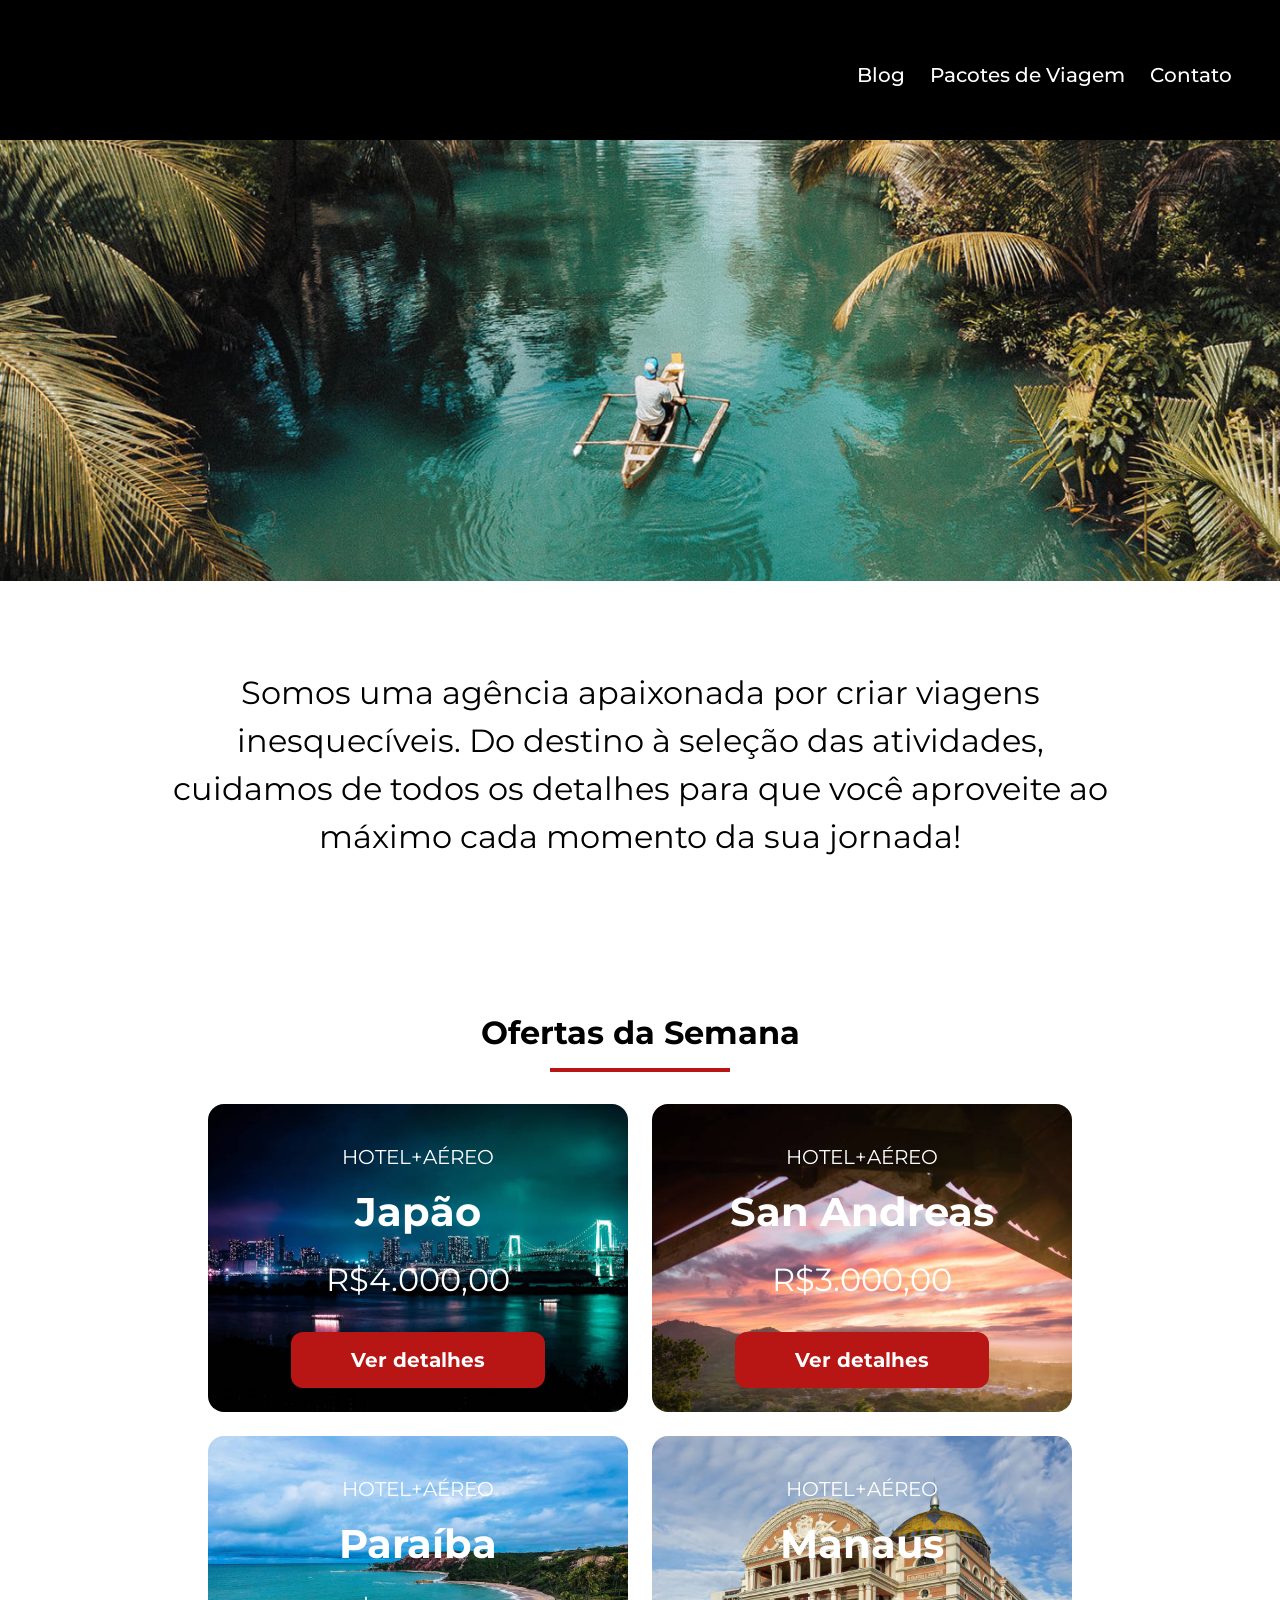
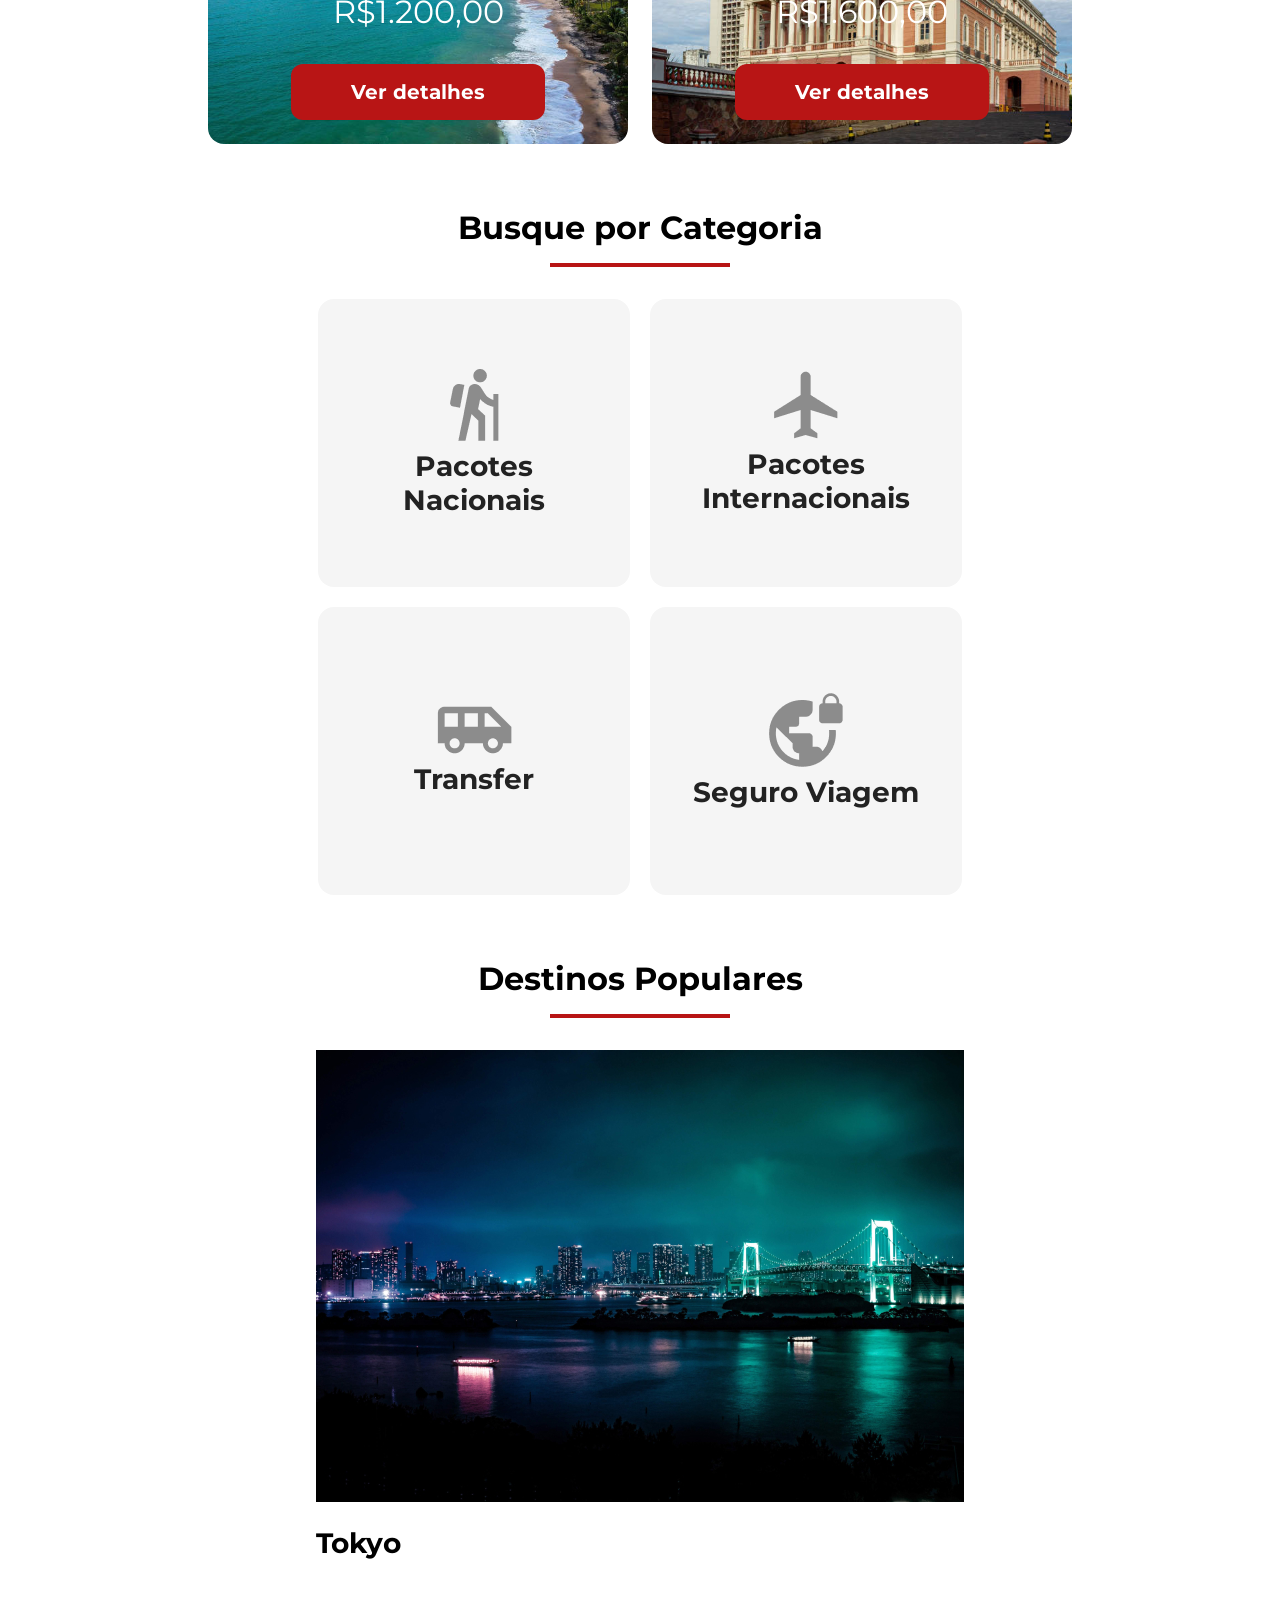
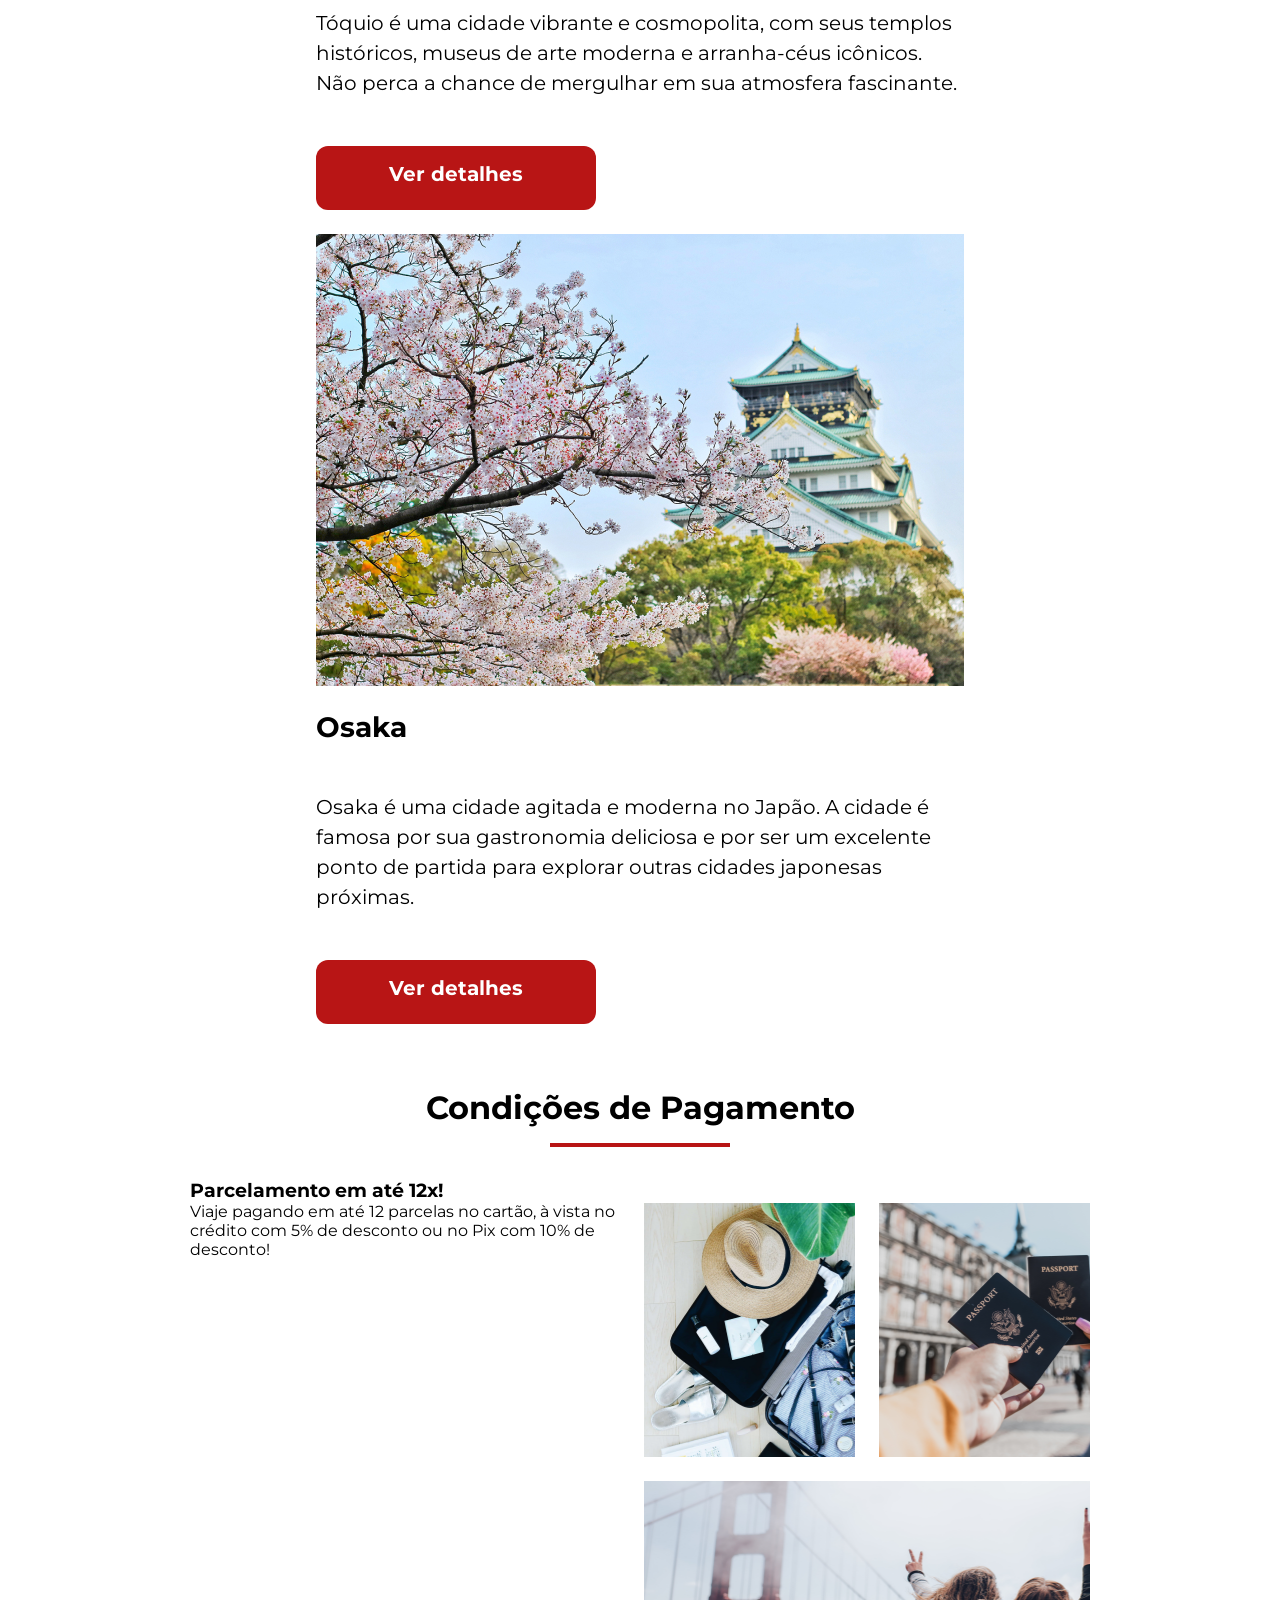
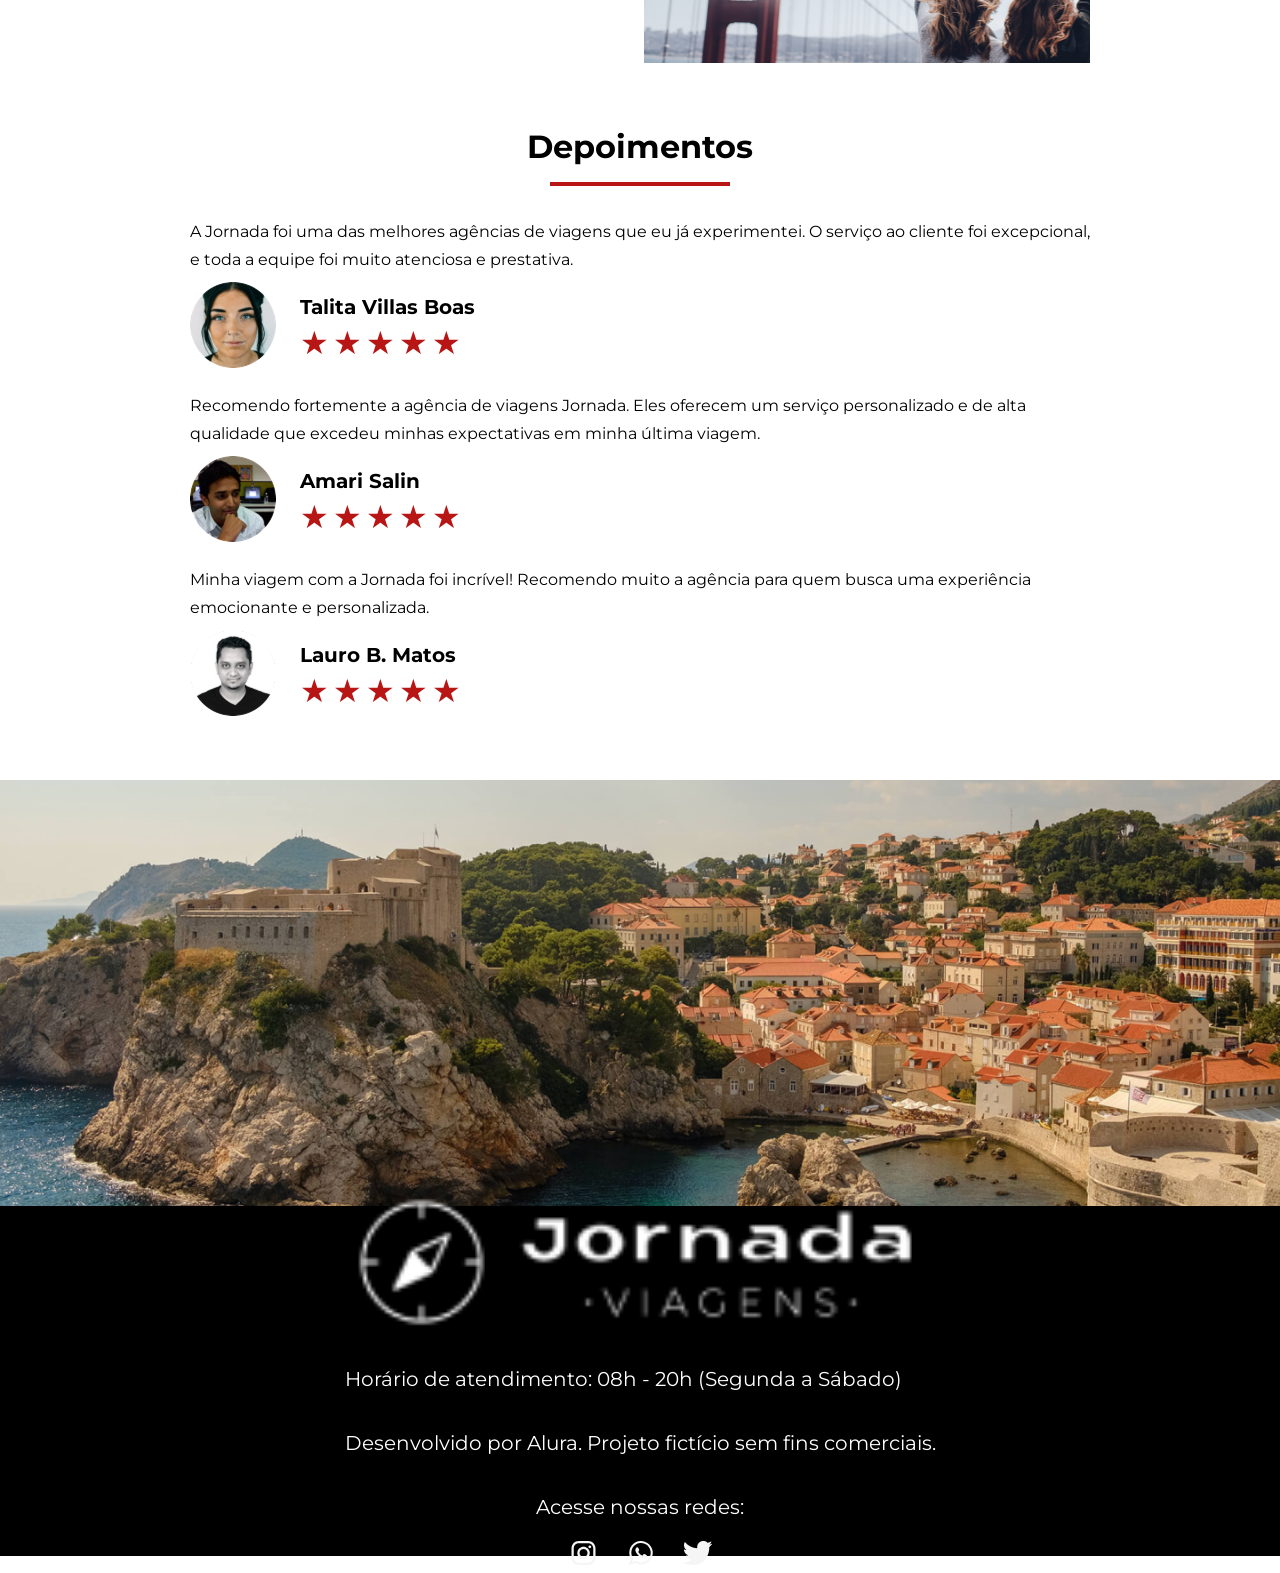
<file: index.html>
<!doctype html>
<html lang="en">

<head>
  <meta charset="UTF-8" />
  <meta name="viewport" content="width=device-width, initial-scale=1.0" />
  <meta name="description" content="Jornada Viagens, uma agência apaixonada por criar viagens inesquecíveis">

  <meta name="og:title" content="Jornada Viagens">
  <meta name="og:description" content="Jornada Viagens, uma agência apaixonada por criar viagens inesquecíveis">
  <meta name="og:image" content="https://github.com/douglassilvaido/jornada-viagens/blob/main/img/logo-footer.png">
  <meta name="og:type" content="website">
  <meta name="og:url" content="https://github.com/douglassilvaido/jornada-viagens">

  <link rel="preconnect" href="https://fonts.googleapis.com" />
  <link rel="preconnect" href="https://fonts.gstatic.com" crossorigin />
  <link href="https://fonts.googleapis.com/css2?family=Montserrat:ital,wght@0,100..900;1,100..900&display=swap"
    rel="stylesheet" />

    <link rel="shortcut icon" href="favico.svg" type="xml/svg">
  <link rel="stylesheet" href="./CSS/styles.css" />
  <link rel="stylesheet" href="./CSS/global.css" />
  <title>Jornada Viagens</title>
</head>

<body>
  <header>
    <a href="index.html" class="logo">
      <img class="logo-mobile" src="img/bussola-jornada-branco.png"
        alt="Bussola da logo Jornada Viagens na cor branca" />

      <img class="logo-desktop" src="img/bussola-texto-jornada-branco.png"
        alt="Bussola da logo Jornada Viagens na cor branca" />
    </a>
    <div class="navigation-menu">
      <label for="menu">
        <img src="img/menu.png" alt="menu" />
      </label>

      <input type="checkbox" id="menu" hidden />

      <nav>
        <ul class="list-links">
          <li>
            <a href="blog.html" target="_blank" title="Acessar o blog">Blog</a>
          </li>
          <li>
            <a href="pacotes.html" target="_blank" title="Acessar os pacotes de viagem">Pacotes de Viagem</a>
          </li>
          <li>
            <a href="contato.html" target="_blank" title="Acessar a pagina de contato">Contato</a>
          </li>
        </ul>
      </nav>
    </div>
  </header>

  <section class="hero">
    <div class="hero-img"></div>
    <h2>Somos uma agência apaixonada por criar viagens inesquecíveis. Do destino
      à seleção das atividades, cuidamos de todos os detalhes para que você
      aproveite ao máximo cada momento da sua jornada!</h2>
  </section>

  <section class="offers">
    <div class="section-title">
      <h2> Ofertas da Semana</h2>
      <hr>
    </div>
    <div class="offers-cards">
      <article class="card japao">
        <div class="header-card">
          <p>HOTEL+AÉREO</p>
          <h3>Japão</h3>
        </div>
        <div class="price-card">
          <span>R$4.000,00 </span>
        </div>
        <div class="footer-card">
          <a class="button" href="./dest-japan/index.html" target="_blank">Ver detalhes</a>
        </div>
      </article>

      <article class="card san-andreas">
        <div class="header-card">
          <p>HOTEL+AÉREO</p>
          <h3>San Andreas</h3>
        </div>
        <div class="price-card">
          <span>R$3.000,00 </span>
        </div>
        <div class="footer-card">
          <a class="button" href="#" target="_blank">Ver detalhes</a>
        </div>
      </article>

      <article class="card paraiba">
        <div class="header-card">
          <p>HOTEL+AÉREO</p>
          <h3>Paraíba</h3>
        </div>
        <div class="price-card">
          <span>R$1.200,00 </span>
        </div>
        <div class="footer-card">
          <a class="button" href="#" target="_blank">Ver detalhes</a>
        </div>
      </article>

      <article class="card manaus">
        <div class="header-card">
          <p>HOTEL+AÉREO</p>
          <h3>Manaus</h3>
        </div>
        <div class="price-card">
          <span>R$1.600,00 </span>
        </div>
        <div class="footer-card">
          <a class="button" href="#" target="_blank">Ver detalhes</a>
        </div>
      </article>
    </div>
  </section>

  <section class="search-category">
    <div class="section-title">
      <h2>Busque por Categoria</h2>
      <hr>
    </div>
    <div class="categories-cards">

      <a class="category-card" href="" target="_blank" title="Pacotes Nacionais">
        <img src="./img/icone-caminhada.png" alt="Imagem de uma pessoa caminhando">
        <h3>Pacotes <br> Nacionais</h3>
      </a>

      <a class="category-card" href="" target="_blank" title="Pacotes Internacionais">
        <img src="./img/icone-aviao.png" alt="Imagem de avião">
        <h3>Pacotes <br> Internacionais</h3>
      </a>

      <a class="category-card" href="" target="_blank" title="Transfer">
        <img src="./img/icone-onibus.png" alt="Imagem de um onibus">
        <h3>Transfer</h3>
      </a>

      <a class="category-card" href="" target="_blank" title="Seguro Viagem">
        <img src="./img/icone-planeta.png" alt="Imagem de um planeta">
        <h3>Seguro Viagem</h3>
      </a>

    </div>
  </section>

  <section class="destinations">
    <div class="section-title">
      <h2>Destinos Populares</h2>
      <hr>
    </div>
    <div class="destinations-items">
      <article class="item tokyo">
        <div class="header-item">
          <div class="img-item"></div>
          <h3>Tokyo</h3>
        </div>
        <p>Tóquio é uma cidade vibrante e cosmopolita, com seus templos
          históricos, museus de arte moderna e arranha-céus icônicos. Não
          perca a chance de mergulhar em sua atmosfera fascinante.
        </p>
        <div class="footer-item">
          <a class="button" href="#" target="_blank" title="Veja mais detalhes do destino Tokyo">Ver detalhes</a>
        </div>
      </article>
      <article class="item osaka">
        <div class="header-item">
          <div class="img-item"></div>
          <h3>Osaka</h3>
        </div>
        <p>Osaka é uma cidade agitada e moderna no Japão. A cidade é famosa
          por sua gastronomia deliciosa e por ser um excelente ponto de
          partida para explorar outras cidades japonesas próximas.
        </p>
        <div class="footer-item">
          <a class="button" href="#" target="_blank" title="Veja mais detalhes do destino Osaka">Ver detalhes</a>
        </div>
      </article>
    </div>
  </section>

  <section class="payments">
    <div class="section-title">
      <h2>Condições de Pagamento</h2>
      <hr>
    </div>
    <div class="content-payments">
      <div class="text-content">
        <h3>Parcelamento em até 12x!</h3>
        <p>Viaje pagando em até 12 parcelas no cartão, à vista no crédito com
          5% de desconto ou no Pix com 10% de desconto!</p>
      </div>
      <div class="image-gallery">
        <div class="image bag"></div>
        <div class="image passport"></div>
        <div class="image people"></div>
      </div>
    </div>
  </section>

  <section class="testimonial">
    <div class="section-title">
      <h2>Depoimentos</h2>
      <hr>
    </div>
    <div class="testimonial-container">
      <article class="testimonial-item">
        <div class="text-testimonial">
          <p>A Jornada foi uma das melhores agências de viagens que eu já
            experimentei. O serviço ao cliente foi excepcional, e toda a
            equipe foi muito atenciosa e prestativa.</p>
        </div>
        <div class="profile-content">
          <img src="./img/avatar-talita.png" alt="">
          <div class="profile-info">
            <h3>Talita Villas Boas</h3>
            <div class="rating">
              <span class="star">★</span>
              <span class="star">★</span>
              <span class="star">★</span>
              <span class="star">★</span>
              <span class="star">★</span>
            </div>
          </div>
        </div>
      </article>

      <article class="testimonial-item">
        <div class="text-testimonial">
          <p>Recomendo fortemente a agência de viagens Jornada. Eles oferecem
            um serviço personalizado e de alta qualidade que excedeu minhas
            expectativas em minha última viagem.</p>
        </div>
        <div class="profile-content">
          <img src="./img/avatar-amari.png" alt="">
          <div class="profile-info">
            <h3>Amari Salin</h3>
            <div class="rating">
              <span class="star">★</span>
              <span class="star">★</span>
              <span class="star">★</span>
              <span class="star">★</span>
              <span class="star">★</span>
            </div>
          </div>
        </div>
      </article>

      <article class="testimonial-item">
        <div class="text-testimonial">
          <p>Minha viagem com a Jornada foi incrível! Recomendo muito a agência
            para quem busca uma experiência emocionante e personalizada.</p>
        </div>
        <div class="profile-content">
          <img src="./img/avatar-lauro.png" alt="">
          <div class="profile-info">
            <h3>Lauro B. Matos</h3>
            <div class="rating">
              <span class="star">★</span>
              <span class="star">★</span>
              <span class="star">★</span>
              <span class="star">★</span>
              <span class="star">★</span>
            </div>
          </div>
        </div>
      </article>
    </div>
  </section>

  <section class="bottom-hero hero">
    <div class="hero-img"></div>
  </section>

  <footer class="footer-main">
    <div class="footer-content">
      <img src="./img/logo-footer.png" alt="Logo Jornada Viagens">
      <p>Horário de atendimento: 08h - 20h (Segunda a Sábado)</p>
      <p>Desenvolvido por Alura. Projeto fictício sem fins comerciais.</p>
    </div>
    <div class="footer-social-media">
      <p>Acesse nossas redes:</p>
      <div class="social-media-items">
        <ul class="list-social-media">
          <li> <a title="Acesse o instagram do joranada viagens" href=""> <img src="./img/icone-instagram.svg" alt="Icone do instagram na cor branca"></li></a>
          <li> <a title="Entre em contato através do whatsapp" href=""> <img src="./img/icone-whatsapp.svg" alt="Icone do WhatsApp na cor branca"></li></a>
          <li> <a title="Acesse o twitter do jornada viagens" href=""> <img src="./img/icone-twitter.svg" alt="Icone do Twitter na cor branca"></li></a>
        </ul>
      </div>
    </div>
  </footer>
</body>
</html>
</file>
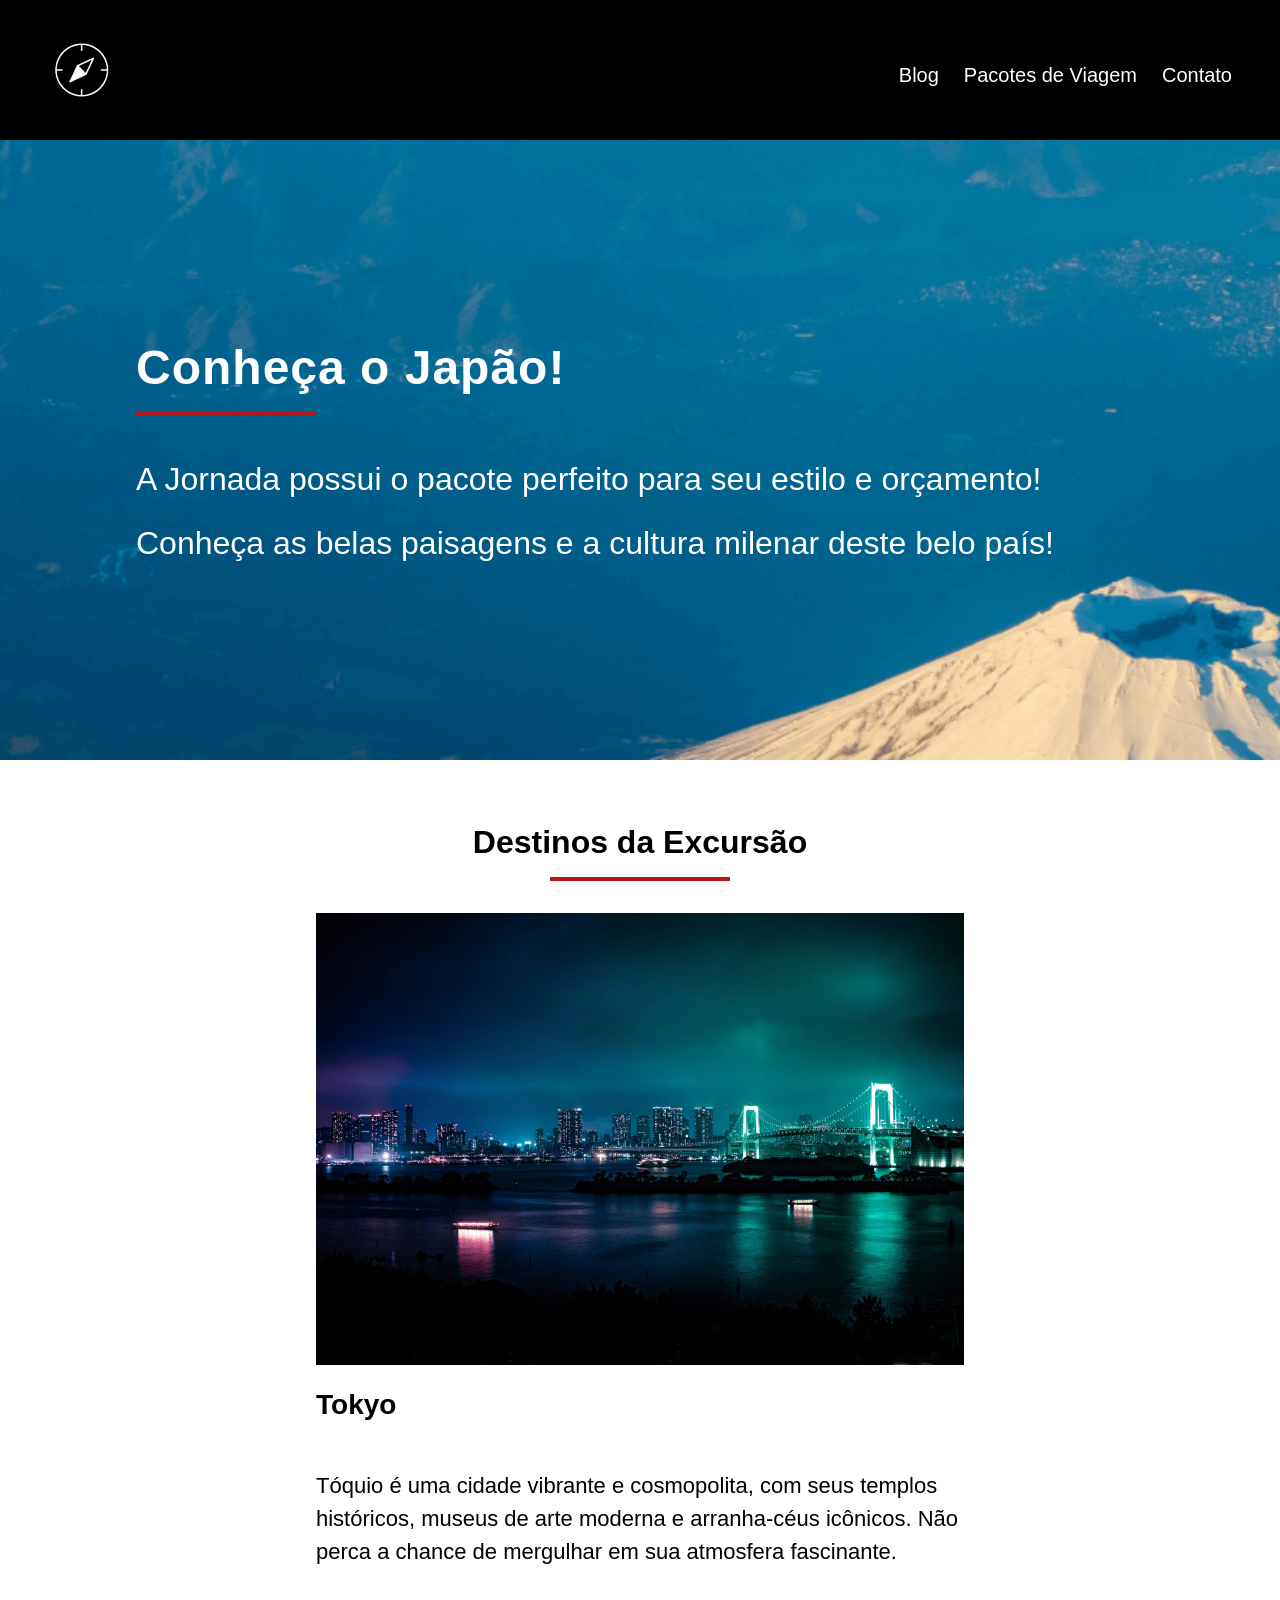
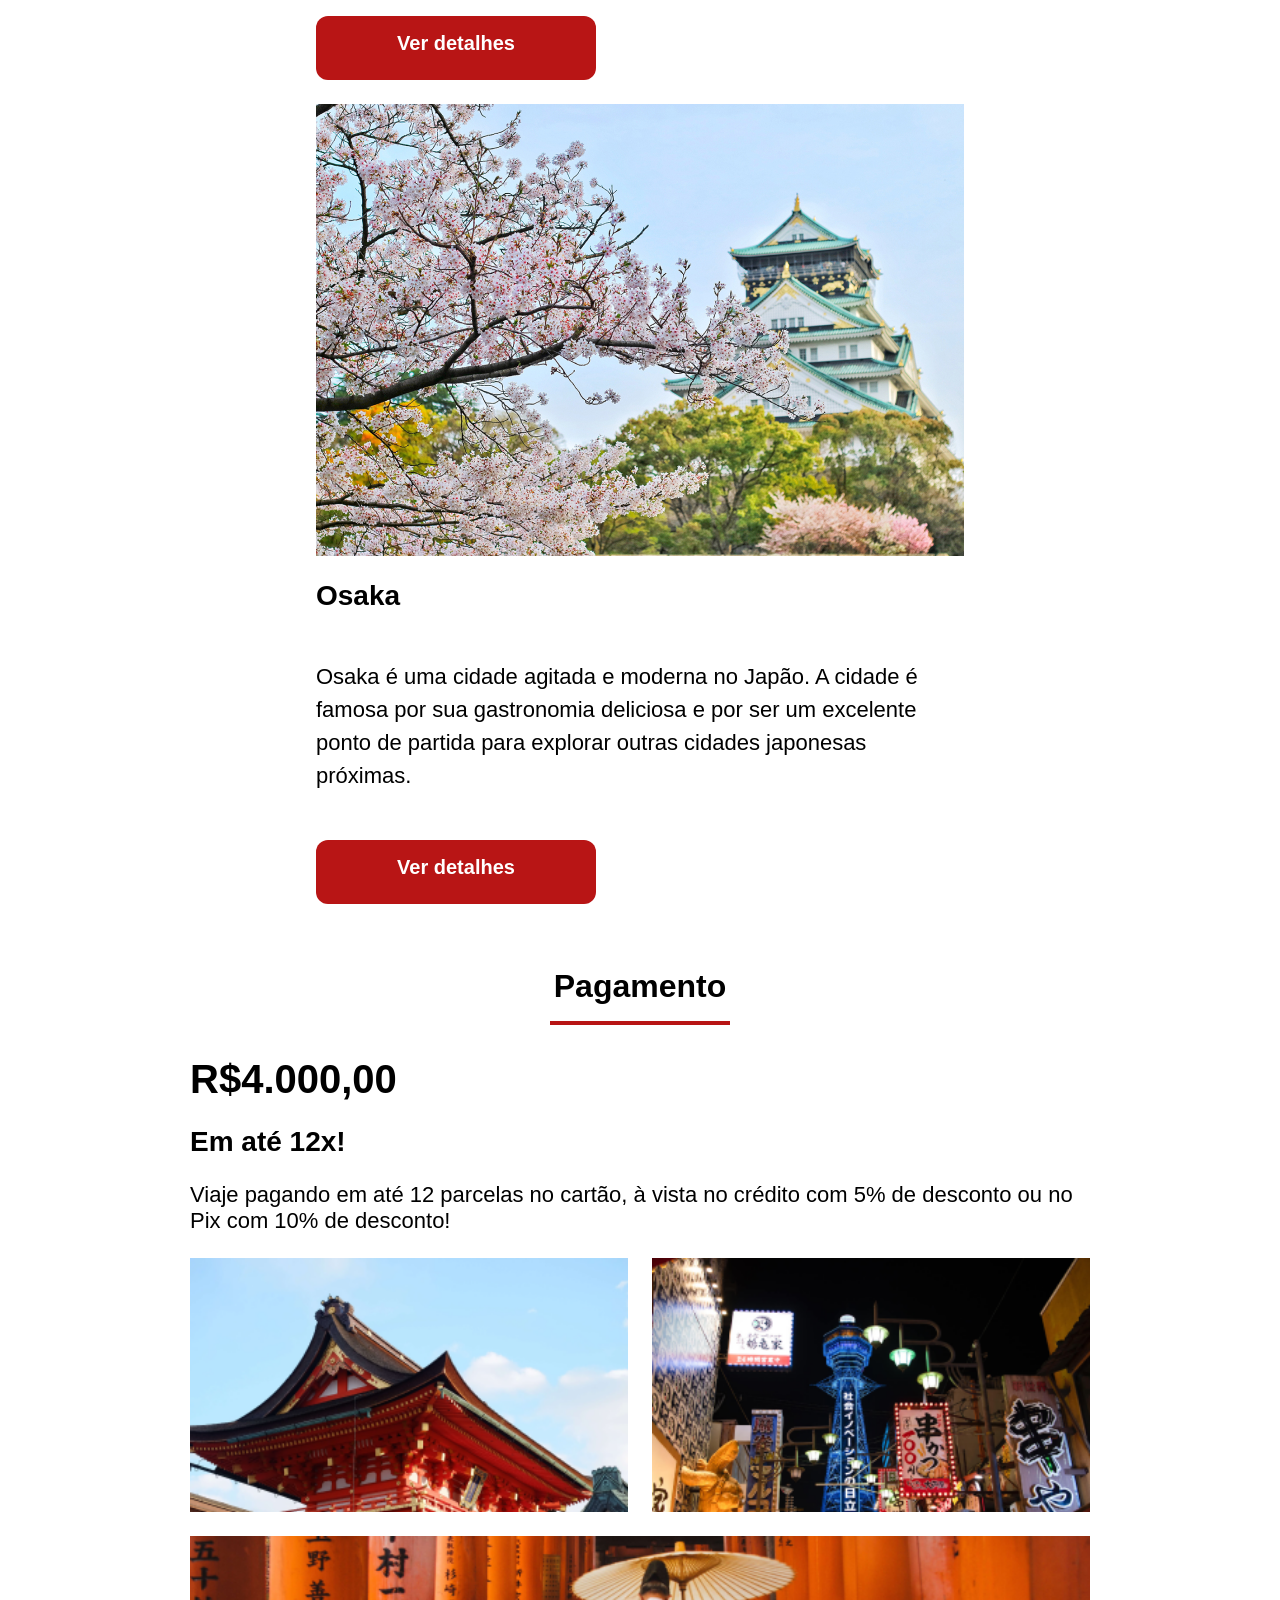
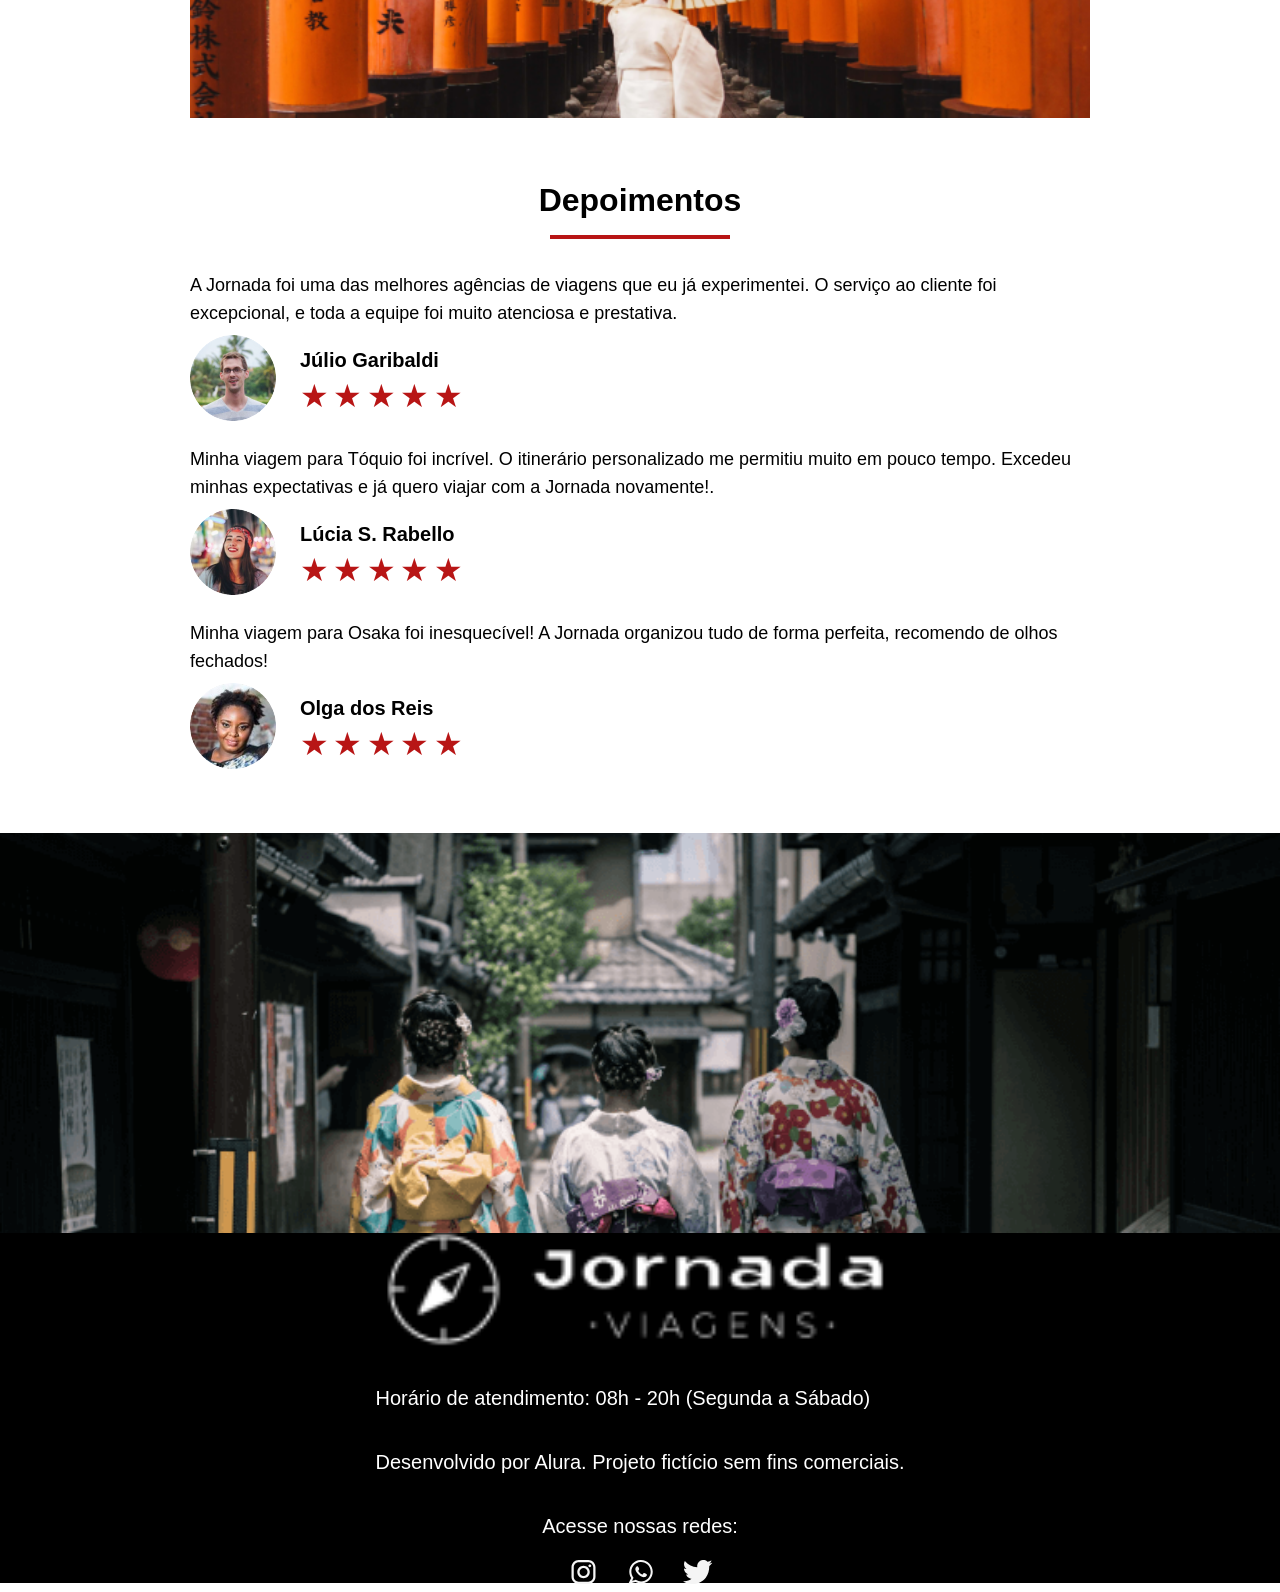
<file: dest-japan/index.html>
<!DOCTYPE html>
<html lang="en">
<head>
    <meta charset="UTF-8">
    <meta name="viewport" content="width=device-width, initial-scale=1.0">
    <link rel="stylesheet" href="../CSS/global.css">
    <link rel="stylesheet" href="./styles.css">
      <link rel="shortcut icon" href="../favico.svg" type="xml/svg">
    <title>Jornada Viagens - Japão</title>
</head>
<body>
    <header>
    <a href="index.html" class="logo">
      <img class="logo-mobile" src="../img/bussola-jornada-branco.png"
        alt="Bussola da logo Jornada Viagens na cor branca" />

      <img class="logo-desktop" src="../img/bussola-texto-jornada-branco.png"
        alt="Bussola da logo Jornada Viagens na cor branca" />
    </a>
    <div class="navigation-menu">
      <label for="menu">
        <img src="../img/menu.png" alt="menu" />
      </label>

      <input type="checkbox" id="menu" hidden />

      <nav>
        <ul class="list-links">
          <li>
            <a href="blog.html" target="_blank" title="Acessar o blog">Blog</a>
          </li>
          <li>
            <a href="pacotes.html" target="_blank" title="Acessar os pacotes de viagem">Pacotes de Viagem</a>
          </li>
          <li>
            <a href="contato.html" target="_blank" title="Acessar a pagina de contato">Contato</a>
          </li>
        </ul>
      </nav>
    </div>
  </header>
    <section class="hero">
    <div class="hero-img">
        <div class="section-title">
            <h1>Conheça o Japão!</h1>
            <hr>
        </div>
        <p>A Jornada possui o pacote perfeito para seu estilo e orçamento! Conheça as belas paisagens e a  cultura milenar deste belo país!</p>
    </div>
  </section>

  <section class="destinations escursion">
    <div class="section-title">
      <h2>Destinos da Excursão</h2>
      <hr>
    </div>
    <div class="destinations-items">
      <article class="item tokyo">
        <div class="header-item">
          <div class="img-item"></div>
          <h3>Tokyo</h3>
        </div>
        <p>Tóquio é uma cidade vibrante e cosmopolita, com seus templos
          históricos, museus de arte moderna e arranha-céus icônicos. Não
          perca a chance de mergulhar em sua atmosfera fascinante.
        </p>
        <div class="footer-item">
          <a class="button" href="#" target="_blank" title="Veja mais detalhes do destino Tokyo">Ver detalhes</a>
        </div>
      </article>
      <article class="item osaka">
        <div class="header-item">
          <div class="img-item"></div>
          <h3>Osaka</h3>
        </div>
        <p>Osaka é uma cidade agitada e moderna no Japão. A cidade é famosa
          por sua gastronomia deliciosa e por ser um excelente ponto de
          partida para explorar outras cidades japonesas próximas.
        </p>
        <div class="footer-item">
          <a class="button" href="#" target="_blank" title="Veja mais detalhes do destino Osaka">Ver detalhes</a>
        </div>
      </article>
    </div>
  </section>

  <section class="payments">
    <div class="section-title">
      <h2>Pagamento</h2>
      <hr>
    </div>
    <div class="content-payments">
      <div class="text-content">
        <h2>R$4.000,00</h2>
        <h3> Em até 12x!</h3>
        <p>Viaje pagando em até 12 parcelas no cartão, à vista no crédito com
          5% de desconto ou no Pix com 10% de desconto!</p>
      </div>
      <div class="image-gallery">
        <div class="image gallery-1"></div>
        <div class="image gallery-2"></div>
        <div class="image gallery-3"></div>
      </div>
    </div>
  </section>

  <section class="testimonial">
    <div class="section-title">
      <h2>Depoimentos</h2>
      <hr>
    </div>
    <div class="testimonial-container">
      <article class="testimonial-item">
        <div class="text-testimonial">
          <p>A Jornada foi uma das melhores agências de viagens que eu já
            experimentei. O serviço ao cliente foi excepcional, e toda a
            equipe foi muito atenciosa e prestativa.</p>
        </div>
        <div class="profile-content">
          <img src="../img/travel-packages/avatar-julio.png" alt="">
          <div class="profile-info">
            <h3>Júlio Garibaldi</h3>
            <div class="rating">
              <span class="star">★</span>
              <span class="star">★</span>
              <span class="star">★</span>
              <span class="star">★</span>
              <span class="star">★</span>
            </div>
          </div>
        </div>
      </article>

      <article class="testimonial-item">
        <div class="text-testimonial">
          <p>Minha viagem para Tóquio foi incrível. O itinerário personalizado me permitiu muito em pouco tempo. Excedeu minhas expectativas e já quero viajar com a Jornada novamente!.</p>
        </div>
        <div class="profile-content">
          <img src="../img/travel-packages/avatar-lucia.png" alt="">
          <div class="profile-info">
            <h3>Lúcia S. Rabello</h3>
            <div class="rating">
              <span class="star">★</span>
              <span class="star">★</span>
              <span class="star">★</span>
              <span class="star">★</span>
              <span class="star">★</span>
            </div>
          </div>
        </div>
      </article>

      <article class="testimonial-item">
        <div class="text-testimonial">
          <p>Minha viagem para Osaka foi inesquecível! A Jornada organizou tudo de forma perfeita, recomendo de olhos fechados!</p>
        </div>
        <div class="profile-content">
          <img src="../img/travel-packages/avatar-olga.png" alt="">
          <div class="profile-info">
            <h3>Olga dos Reis</h3>
            <div class="rating">
              <span class="star">★</span>
              <span class="star">★</span>
              <span class="star">★</span>
              <span class="star">★</span>
              <span class="star">★</span>
            </div>
          </div>
        </div>
      </article>
    </div>
  </section>

  <section class="bottom-hero hero">
    <div class="hero-img"></div>
  </section>

    <footer class="footer-main">
    <div class="footer-content">
      <img src="../img/logo-footer.png" alt="Logo Jornada Viagens">
      <p>Horário de atendimento: 08h - 20h (Segunda a Sábado)</p>
      <p>Desenvolvido por Alura. Projeto fictício sem fins comerciais.</p>
    </div>
    <div class="footer-social-media">
      <p>Acesse nossas redes:</p>
      <div class="social-media-items">
        <ul class="list-social-media">
          <li> <a title="Acesse o instagram do joranada viagens" href=""> <img src="../img/icone-instagram.svg" alt="Icone do instagram na cor branca"></li></a>
          <li> <a title="Entre em contato através do whatsapp" href=""> <img src="../img/icone-whatsapp.svg" alt="Icone do WhatsApp na cor branca"></li></a>
          <li> <a title="Acesse o twitter do jornada viagens" href=""> <img src="../img/icone-twitter.svg" alt="Icone do Twitter na cor branca"></li></a>
        </ul>
      </div>
    </div>
  </footer>
</body>
</html>
</file>
<file: CSS/styles.css>
@import url(global.css);



.hero-img {
  width: 100%;
  height: 400px;
  background-image: url("../img/hero-mobile.jpg");
  background-size: cover;
}

.hero h2 {
  font-weight: var(--text-weight);
  margin: 0;
  padding: 88px 24px;
  font-size: 20px;
  text-align: center;
  line-height: 1.5;
}

.offers-cards {
  display: flex;
  flex-direction: column;
  align-items: center;
  gap: 24px;
}

.card {
  background-color: var(--background-terciary-color);
  color: var(--text-secundary-color);
  width: 312px;
  height: 288px;
  padding: 24px 16px;
  border-radius: 16px;
  text-align: center;
  display: flex;
  flex-direction: column;
  align-items: center;
  justify-content: space-evenly;
  gap: 8px;
}

.card .header-card {
  background-color: transparent;
  display: flex;
  flex-direction: column;
  gap: 10px;
}

.card .header-card h3 {
  font-size: 40px;
  font-weight: var(--title-weight);
  margin: 8px 0 0;
}

.card .header-card p {
  font-size: 20px;
  font-weight: var(--text-weight);
}

.card .price-card span {
  font-size: 32px;
}

.card .footer-card {
  background-color: transparent;
  width: 100%;
  margin-top: 24px;
}

.button {
  min-width: 280px;
  height: 64px;
  color: var(--text-secundary-color);
  background-color: var(--secundary-color);
  font-weight: var(--title-weight);
  font-size: 20px;
  padding: 16px 60px;
  border-radius: 12px;
  text-align: center;
}

.card.japao {
  background-image: url(../img/bg-card-japao.jpg);
  background-size: cover;
}

.card.san-andreas {
  background-image: url(../img/bg-card-san-andreas.jpg);
  background-size: cover;
}

.card.paraiba {
  background-image: url(../img/bg-card-paraiba.jpg);
  background-size: cover;
}

.card.manaus {
  background-image: url(../img/bg-card-manaus.jpg);
  background-size: cover;
}



.search-category .categories-cards {
  display: flex;
  flex-wrap: wrap;
  align-items: center;
  justify-content: center;
  gap: 20px;
}

.category-card {
  background-color: var(--background-secundary-color);
  color: var(--text-primary-color);
  font-weight: var(--text-weight);
  text-decoration: none;
  text-align: center;
  width: 312px;
  height: 288px;
  padding: 24px 16px;
  border-radius: 16px;
  display: flex;
  flex-direction: column;
  align-items: center;
  justify-content: center;
  gap: 8px;
}

.categories-cards .category-card h3 {
  font-size: 28px;

}



.payments .image-gallery {
  display: grid;
  grid-template-columns: 1fr 1fr;
  gap: 24px;
  height: 460px;
  margin-top: 24px;
  width: 100%;
}

.payments .image-gallery .image.bag {
  background: url(../img/gallery1-mobile.png);
  background-size: cover;
  height: 254px;
}

.payments .image-gallery .image.passport {
  background: url(../img/gallery2-mobile.png);
  background-size: cover;
  height: 254px;
}

.payments .image-gallery .image.people {
  background: url(../img/gallery3-mobile.png);
  background-size: cover;
  height: 182px;
  grid-column: span 2
}

.testimonial-container {
  display: flex;
  flex-direction: column;
  gap: 24px;
}

.testimonial-container .text-testimonial p {
  font-size: 16px;
  line-height: 28px;
}

.testimonial-container .profile-content {
  display: flex;
  align-items: center;
  gap: 24px;
  margin-top: 8px;
}

.testimonial-container .profile-content img {
  width: 86px;
  height: 86px;
}

.testimonial-container .profile-content .profile-info h3 {
  font-size: 20px;
  line-height: 32px;
  font-weight: var(--title-weight);
  margin: 0 0 4px;
}

.testimonial-container .profile-content .profile-info .rating .star {
  font-size: 32px;
  color: var(--secundary-color);
  line-height: 32px;
}

.bottom-hero {
  margin: 0;
}

.bottom-hero .hero-img {
  background-image: url(../img/bg-bottom-hero-mobile.png);
  background-size: cover;
  height: 472px;
  width: 100%;
}



/* <<<<<<<<<<Responsividade>>>>>>>>>> */
@media screen and (min-width: 768px) {
  

  .hero-img {
    height: 620px;
    background-image: url("../img/hero-tablet.jpg");
    background-size: cover;
  }

  .hero h2 {
    font-size: 32px;
  }

  .offers-cards {
    flex-direction: row;
    flex-wrap: wrap;
    justify-content: center;
  }

  .search-category .section-title {
  width: 100%;
}


.payments .image-gallery .image.bag {
  background: url(../img/gallery1-tablet.png);
  background-size: cover;
}

.payments .image-gallery .image.passport {
  background: url(../img/gallery2-tablet.png);
    background-size: cover;
}

.payments .image-gallery .image.people {
  background: url(../img/gallery3-tablet.png);
    background-size: cover;
}

.bottom-hero .hero-img{
  background-image: url(../img/bg-bottom-hero-tablet.png);
  height: 400px;
}
}

@media screen and (min-width: 1024px) {
  header {
    padding: 38px 120px;
  }

  .logo {
    width: 260px;
    height: 64px;
  }

  .logo-mobile {
    display: none;
  }

  .logo-desktop {
    display: block;
  }

  .navigation-menu a:hover {
    color: var(--primary-color);
  }

  .hero-img {
    height: 441px;
    background-image: url("../img/hero-desktop.jpg");
    background-size: cover;
  }

  .hero h2 {
    padding: 88px 160px;
  }

  .button:hover {
    background-color: var(--primary-color);
  }

  .card {
    width: 420px;
    height: 308px;
  }

  .card .header-card h3 {
    font-size: 40px;
    font-weight: var(--title-weight);
    margin: 8px 0 0;
  }

  .card .header-card span {
    font-size: 32px;
  }

  .category {
    width: 330px;
    height: 288px;
  }

  .destinations {
    width: 900px;
  }

  .destinations-items {
    justify-content: center;
  }
  .destinations .item .img-item {
    width: 100%;
    height: 628px
  }

  .payments .content-payments {
  display: flex ;
}
.bottom-hero .hero-img {
  background-image: url(../img/bg-bottom-hero-desktop.png);
  height: 426px;
}



}

@media screen and (min-width: 1440px) {
  header {
    padding: 38px 160px;
  }

  .hero-img {
    height: 661px;
  }

  .card {
    width: 588px;
  }

  .destinations {
    width: 1200px;
  }

  .destinations-items {
    flex-direction: row;
  }

  .payments .content-payments {
    justify-content: space-between;
  }

  .payments .text-content {
    width: 360px;
  }

  .payments .image-gallery {
    width: 790px;
  }

  .testimonial-container {
  flex-direction: row;
}

.bottom-hero .hero-img {
  height: 600px;
}

}

@media screen and (min-width:2560px) {

  .hero-img {
    height: 1102px;
  }

  .bottom-hero .hero-img {
  height: 1066px;
}

}
</file>
<file: CSS/global.css>
:root {
  --background-primary-color: #FFF;
  --background-secundary-color: #F5F5F5;
  --background-terciary-color: #000000;

  --primary-color: #8F0101;
  --secundary-color: #B81515;

  --text-primary-color: #222;
  --text-secundary-color: #FFF;

  --title-weight: 700;
  --text-weight: 400;
  --menu-text-weight: 500;
}

* {
  margin: 0;
  padding: 0;
  box-sizing: border-box;
}

body{
  font-family: "Montserrat", sans-serif;
}

header {
  background-color: var(--background-terciary-color);
  display: flex;
  flex-direction: row;
  justify-content: space-between;
  align-items: center;
  padding: 38px 48px;
  position: relative;
}

.logo {
  display: inline-block;
  width: 68px;
  height: 64px;
}

.logo-desktop {
  display: none;
}

.navigation-menu {
  margin-top: 10px;
}

input[type="checkbox"]:checked ~ nav {
  display: block;
  position: absolute;
  top: 100%;
  left: 0;
  width: 100%;
  background-color: var(--background-terciary-color);
}

.list-links {
  list-style: none;
}

.list-links li {
  margin: 16px;
}

.list-links li a {
  color: var(--text-secundary-color);
  font-weight: var(--menu-text-weight);
  font-size: 20px;
}

nav {
  display: none;
}

ul {
  list-style: none;
}

a {
  text-decoration: none;
}

section {
  width: 312px;
  margin: 0 auto 64px;
}

.section-title {
  width: 280px;
  margin: 0 auto 32px;
  font-weight: var(--title-weight);
}

section.hero {
  width: 100%;
}

.section-title h2{
  font-size: 28px;
  font-weight: var(--title-wight);
  margin: 0;
  text-align: center;
}

.section-title hr {
  width: 180px;
  height: 4px;
  background-color: var(--secundary-color);
  border: none;
  margin: 16px auto 32px;
}

.destinations-items {
  display: flex;
  flex-direction: column;
  align-items: center;
  gap: 24px;
}
 
.destinations-items .item {
  display: flex;
  flex-direction: column;
  gap: 24px;
}

.destinations .item .img-item {
  width: 100%;
  height: 368px;
}

.destinations .item.tokyo .img-item {
  background: url(../img/tokyo-mobile.jpg);
  background-size: cover;
}

.destinations .item.osaka .img-item {
  background: url(../img/osaka-mobile.jpg);
  background-size: cover;
 
}

.destinations .item .header-item h3 {
  font-size: 28px;
  font-weight: var(--title-weight);
  margin: 24px 0;
}

.destinations .item p {
  font-size: 20px;
  font-weight: var(--text-weight);
  line-height: 1.5;
  margin-bottom: 24px;
}

.destinations .footer-item .button {
  display: block;
  width: 100%;
  text-align: center;
}

.button {
  min-width: 280px;
  height: 64px;
  color: var(--text-secundary-color);
  background-color: var(--secundary-color);
  font-weight: var(--title-weight);
  font-size: 20px;
  padding: 16px 60px;
  border-radius: 12px;
  text-align: center;
}

footer {
  width: 100%;
  height: 350px;
  background-color: var(--background-terciary-color);
  color: var(--background-primary-color);
}

.footer-main {
  text-align: center;
padding: 34px 60px;
}


.footer-main p {
  font-weight: var(--text-weight);
  font-size: 14px;
  margin: 24px 0 0;
  line-height: 2;
}

.footer-main .social-media-items {
  margin: 10px 0 0;
}

.footer-main .social-media-items .list-social-media {
  display: flex;
  flex-direction: row;
  justify-content: center;
  gap: 24px;
}

@media screen and (min-width: 768px) {

  section {
    width: 648px;
  }

  .navigation-menu label {
    display: none;
  }

  .navigation-menu nav {
    display: block;
    position: static;
    width: auto;
  }

  .list-links {
    display: flex;
    flex-direction: row;
    gap: 25px;
  }

  .list-links li {
    margin: 0;
  }

  .section-title {
  width: 100%;
}
  .section-title h2{
    font-size: 32px;
  }

  .destinations {
  width: 648px;
}

.destinations .item .img-item {
  width: 100%;
  height: 452px
}

.destinations .item.tokyo .img-item {
  background: url(../img/tokyo-tablet-desk.jpg);
  background-size: cover;
}

.destinations .item.osaka .img-item {
  background: url(../img/osaka-tablet-desk.jpg);
  background-size: cover;
}

.destinations .footer-item .button {
  width: 280px;
  
}

.footer-main p {
  font-size: 20px;
}

.footer-main {
display: flex;
flex-direction: column;
align-items: center;
justify-content: center;
text-align: left;
}


.footer-main .footer-content {
  display: flex;
  flex-direction: column;
}
}

@media screen and (min-width: 1024px) {
  section {
    width: 900px;
  }
}

@media screen and (min-width: 1440px) {
  section {
    width: 1400px;
  }

  .footer-main {
  display: flex;
  flex-direction: row;
  justify-content: space-between;
  align-items: center;
  padding: 0 100px;
}

.footer-main .footer-content {
  display: flex;
  flex-direction: column;
  align-items: start;
}

.footer-main  p {
  font-size: 18px;
}
}

@media screen and (min-width: 1440px) {
  .footer-main {
  display: flex;
  flex-direction: row;
  justify-content: space-between;
  align-items: center;
}

.footer-main  p {
  font-size: 20px;
}

.footer-main .social-media-items .list-social-media img {
  width: 40px;
  height: 40px;
}
}

@media screen and (min-width: 2560px) {

  footer {
    height: 380px;
  }
 
  .footer-main .footer-content img {
    width: 324px;
    height: 80px;
  
}

  .footer-main .social-media-items .list-social-media img {
  width: 60px;
  height: 60px;
}

  .footer-main {
  padding: 0 160px;
}

.footer-main  p {
  font-size: 32px;
}
}
</file>
<file: dest-japan/styles.css>
.hero .section-title hr {
  margin: 16px 0 32px;
}

.hero-img {
  width: 100%;
  height: 344px;
  background-image: url("../img/travel-packages/japan-bg-hero-tablet.png");
  background-size: cover;
  padding: 40px 20px;
  
}

.hero .section-title {
    margin: 0;
}

.hero .section-title h1 {
    color: var(--text-secundary-color);
    font-weight: var(--title-weight);
    font-size: 48px;
    letter-spacing: 1px;
}

.hero .hero-img p {
    color: var(--text-secundary-color);
    font-size: 16px;
    font-weight: var(--text-weight);
    line-height: 2;
}

.content-payments .text-content {
    display: flex;
    flex-direction: column;
    gap: 24px;
    margin-top: 24px
}

.content-payments .text-content h2 {
    font-size: 40px;
    font-weight: var(--title-weight);
}

.payments .image-gallery {
  display: grid;
  grid-template-columns: 1fr 1fr;
  gap: 24px;
  height: 460px;
  margin-top: 24px;
  width: 100%;
}

.payments .image-gallery .image.gallery-1 {
  background: url(../img/travel-packages/gallery1-mobile.png);
  background-size: cover;
  height: 254px;
}

.payments .image-gallery .image.gallery-2 {
  background: url(../img/travel-packages/gallery2-mobile.png);
    background-size: cover;
    height: 254px;
}

.payments .image-gallery .image.gallery-3 {
  background: url(../img/travel-packages/gallery3-mobile.png);
    background-size: cover;
      height: 182px;
  grid-column: span 2
}

.testimonial-container {
  display: flex;
  flex-direction: column;
  gap: 24px;
}

.testimonial-container .text-testimonial p {
  font-size: 16px;
  line-height: 28px;
}

.testimonial-container .profile-content {
  display: flex;
  align-items: center;
  gap: 24px;
  margin-top: 8px;
}

.testimonial-container .profile-content img {
  width: 86px;
  height: 86px;
}

.testimonial-container .profile-content .profile-info h3 {
  font-size: 20px;
  line-height: 32px;
  font-weight: var(--title-weight);
  margin: 0 0 4px;
}

.testimonial-container .profile-content .profile-info .rating .star {
  font-size: 32px;
  color: var(--secundary-color);
  line-height: 32px;
}

.bottom-hero {
  margin: 0;
}

.bottom-hero .hero-img {
  background-image: url(../img/travel-packages/japan-bg-bottom-hero-mobile.png);
  background-size: cover;
  height: 472px;
  width: 100%;
}

@media screen and (min-width: 768px) {

  .hero-img {
    height: 620px;
padding: 200px 136px; 
 }

  .hero .hero-img p {
    font-size: 32px;
  }

  .content-payments .text-content p {
    font-size: 22px;
  }

  .content-payments .text-content h3{
    font-size: 28px;
  }
    .payments .image-gallery .image.gallery-1 {
  background: url(../img/travel-packages/gallery1-tablet.png);
  background-size: cover;
}

.destinations .item p {
  font-size: 22px;
}

.payments .image-gallery .image.gallery-2 {
  background: url(../img/travel-packages/gallery2-tablet.png);
    background-size: cover;

}

.payments .image-gallery .image.gallery-3 {
  background: url(../img/travel-packages/gallery3-tablet.png);
    background-size: cover;
}

.testimonial-container .text-testimonial p {
    font-size: 18px;
    line-height: 28px;
}

.bottom-hero .hero-img {
  background-image: url(../img/travel-packages/japan-bg-bottom-hero-tablet.png);
  height: 400px;
}
}
</file>
